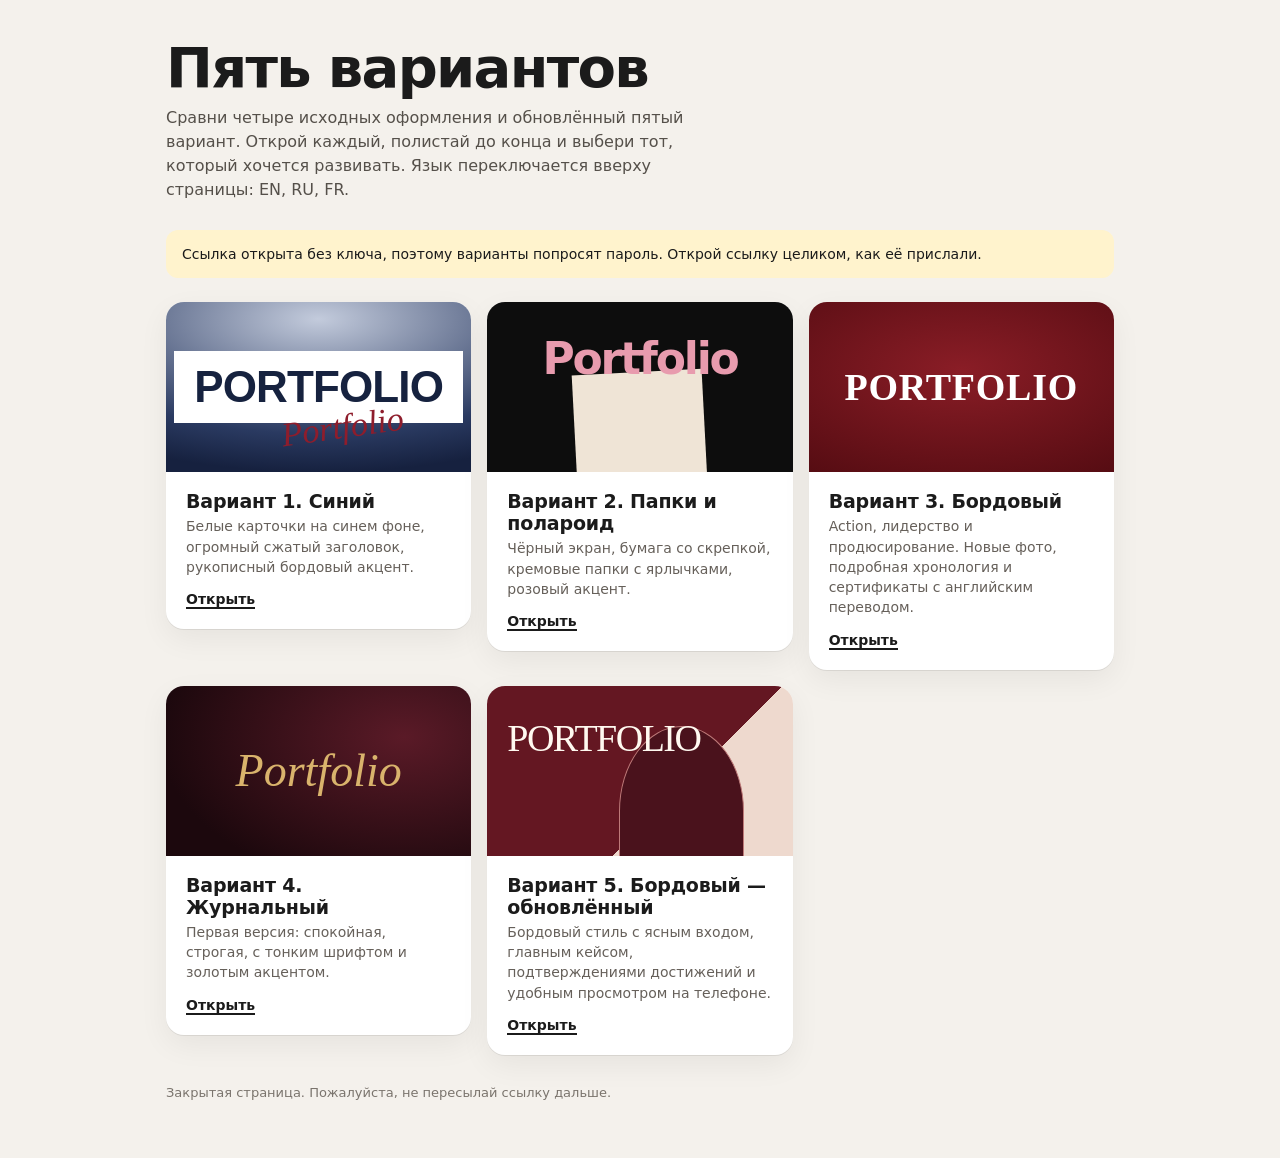
<file: index.html>
<!doctype html>
<html lang="ru">
<head>
<meta charset="utf-8">
<meta name="viewport" content="width=device-width, initial-scale=1">
<meta name="robots" content="noindex, nofollow, noarchive">
<meta name="referrer" content="no-referrer">
<title>Пять вариантов</title>
<style>
  *{box-sizing:border-box}
  body{margin:0;font-family:system-ui,-apple-system,"Segoe UI",sans-serif;background:#f4f1ec;color:#1b1b1b;-webkit-font-smoothing:antialiased}
  main{max-width:980px;margin:0 auto;padding:40px 16px 56px}
  h1{font-size:clamp(34px,8vw,56px);line-height:1;letter-spacing:-.03em;margin:0 0 10px}
  p.lead{margin:0 0 28px;font-size:16px;line-height:1.5;color:#55504a;max-width:560px}
  ul{list-style:none;margin:0;padding:0;display:grid;grid-template-columns:repeat(auto-fit,minmax(260px,1fr));gap:16px}
  a{display:block;text-decoration:none;color:inherit;border-radius:18px;overflow:hidden;background:#fff;box-shadow:0 1px 0 rgba(0,0,0,.08),0 10px 30px rgba(0,0,0,.06);transition:transform .2s}
  a:hover{transform:translateY(-3px)}
  .pv{height:170px;display:grid;place-items:center;position:relative;overflow:hidden}
  .pv b{font-size:44px;line-height:1}
  .v1 .pv{background:radial-gradient(120% 90% at 50% 10%,#c3cbdc,#2a3a61 75%,#16213f)}
  .v1 .pv b{background:#fff;color:#16223f;padding:14px 20px;font-family:"Arial Narrow",Impact,sans-serif;font-weight:900;letter-spacing:-.02em;text-transform:uppercase}
  .v1 .pv i{position:absolute;right:22%;bottom:26px;font:italic 34px Georgia,serif;color:#8e1d2c;transform:rotate(-8deg)}
  .v2 .pv{background:#0d0d0d}
  .v2 .pv b{color:#e89bae;font-weight:800;letter-spacing:-.05em;position:relative;z-index:2;margin-top:-56px}
  .v2 .pv i{position:absolute;left:50%;top:70px;width:130px;height:130px;margin-left:-65px;background:#efe4d6;transform:rotate(-3deg)}
  .v3 .pv{background:radial-gradient(90% 80% at 50% 40%,#8a1d26,#520b11)}
  .v3 .pv b{color:#fff;font-family:Georgia,"Times New Roman",serif;text-transform:uppercase;letter-spacing:.02em;font-size:38px}
  .v4 .pv{background:radial-gradient(80% 90% at 78% 30%,#5a1a27,#1c080d)}
  .v4 .pv b{color:#d9b36c;font:italic 400 46px Georgia,serif}
  .v5 .pv{background:linear-gradient(135deg,#641722 0 62%,#eed9ce 62%)}
  .v5 .pv b{font:400 38px Georgia,serif;color:#fff9f0;text-transform:uppercase;letter-spacing:-.04em;position:absolute;top:30px;left:20px;z-index:2}
  .v5 .pv i{position:absolute;right:16%;bottom:-40px;width:125px;height:170px;border-radius:55% 55% 0 0;background:#4a121c;border:1px solid #be7a79}
  .tx{padding:18px 20px 20px}
  .tx strong{display:block;font-size:19px;letter-spacing:-.01em}
  .tx span{display:block;margin-top:4px;font-size:14px;line-height:1.45;color:#66605a}
  .tx em{display:inline-block;margin-top:14px;font-style:normal;font-weight:700;font-size:14px;border-bottom:2px solid currentColor}
  #warn{display:none;margin:0 0 24px;padding:14px 16px;border-radius:12px;background:#fff3cd;font-size:14px;line-height:1.45}
  footer{margin-top:28px;font-size:13px;color:#7a746d;line-height:1.5}
</style>
</head>
<body>
<main>
  <h1>Пять вариантов</h1>
  <p class="lead">Сравни четыре исходных оформления и обновлённый пятый вариант. Открой каждый, полистай до конца и выбери тот, который хочется развивать. Язык переключается вверху страницы: EN, RU, FR.</p>
  <p id="warn">Ссылка открыта без ключа, поэтому варианты попросят пароль. Открой ссылку целиком, как её прислали.</p>
  <ul>
    <li class="v1"><a data-v="navy" href="navy/"><div class="pv"><b>Portfolio</b><i>Portfolio</i></div><div class="tx"><strong>Вариант 1. Синий</strong><span>Белые карточки на синем фоне, огромный сжатый заголовок, рукописный бордовый акцент.</span><em>Открыть</em></div></a></li>
    <li class="v2"><a data-v="folder" href="folder/"><div class="pv"><i></i><b>Portfolio</b></div><div class="tx"><strong>Вариант 2. Папки и полароид</strong><span>Чёрный экран, бумага со скрепкой, кремовые папки с ярлычками, розовый акцент.</span><em>Открыть</em></div></a></li>
    <li class="v3"><a data-v="wine" data-rev="20261003b" href="wine/?v=20261003b"><div class="pv"><b>Portfolio</b></div><div class="tx"><strong>Вариант 3. Бордовый</strong><span>Action, лидерство и продюсирование. Новые фото, подробная хронология и сертификаты с английским переводом.</span><em>Открыть</em></div></a></li>
    <li class="v4"><a data-v="classic" href="classic/"><div class="pv"><b>Portfolio</b></div><div class="tx"><strong>Вариант 4. Журнальный</strong><span>Первая версия: спокойная, строгая, с тонким шрифтом и золотым акцентом.</span><em>Открыть</em></div></a></li>
    <li class="v5"><a data-v="wine-refined" href="wine-refined/"><div class="pv"><b>Portfolio</b><i aria-hidden="true"></i></div><div class="tx"><strong>Вариант 5. Бордовый — обновлённый</strong><span>Бордовый стиль с ясным входом, главным кейсом, подтверждениями достижений и удобным просмотром на телефоне.</span><em>Открыть</em></div></a></li>
  </ul>
  <footer>Закрытая страница. Пожалуйста, не пересылай ссылку дальше.</footer>
</main>
<script>
  (function () {
    var m = /[#&]k=([A-Za-z0-9_-]+)/.exec(location.hash), saved = null;
    try { saved = localStorage.getItem('mb-key'); } catch (e) {}
    var key = (m && m[1]) || saved;
    if (!key) { document.getElementById('warn').style.display = 'block'; return; }
    [].forEach.call(document.querySelectorAll('a[data-v]'), function (a) { a.href = a.getAttribute('data-v') + '/' + (a.dataset.rev ? '?v=' + a.dataset.rev : '') + '#k=' + key; });
  })();
</script>
</body>
</html>
</file>
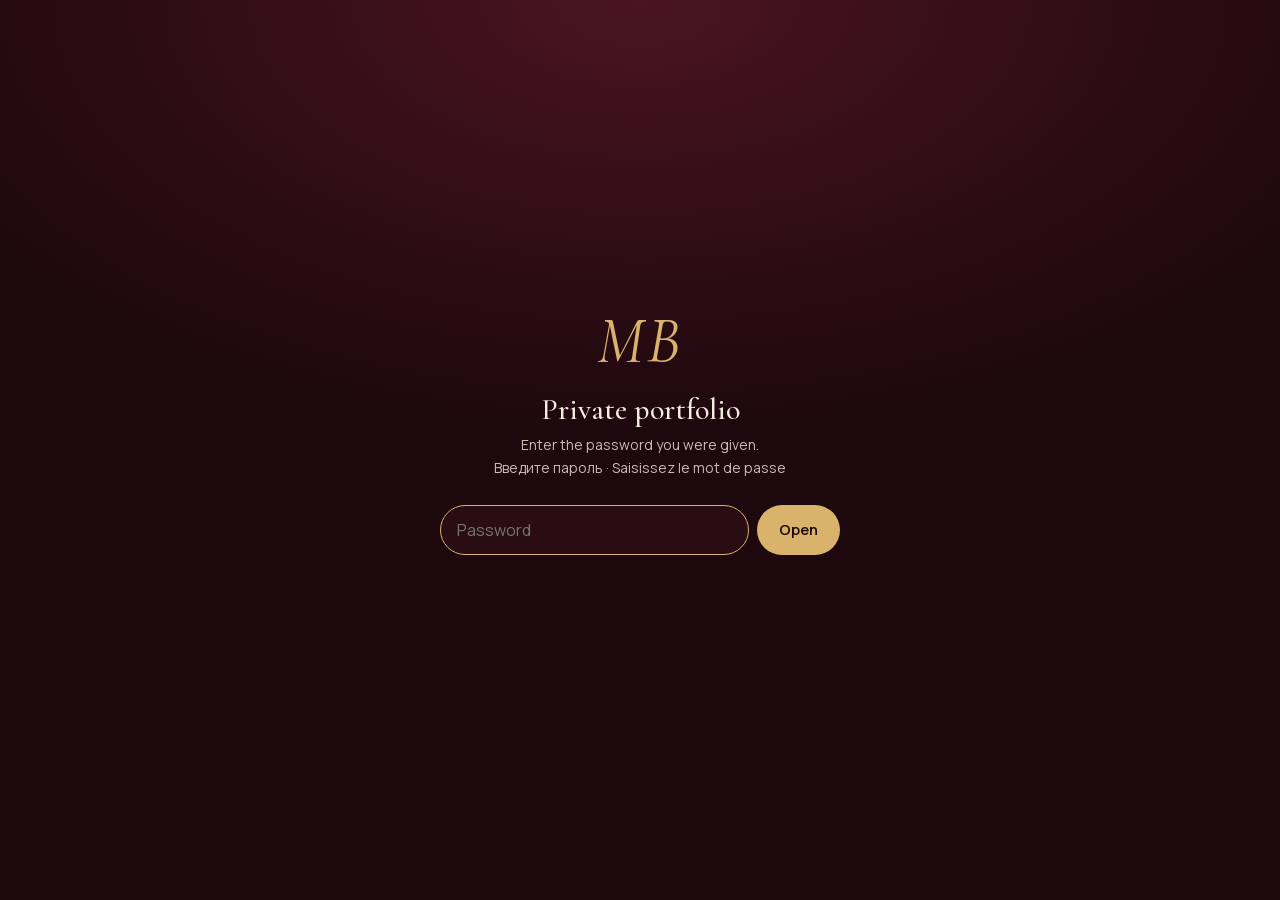
<file: classic/index.html>
<!doctype html>
<html lang="en">
<head>
<meta charset="utf-8">
<meta name="viewport" content="width=device-width, initial-scale=1">
<meta name="robots" content="noindex, nofollow, noarchive, nosnippet, noimageindex">
<meta name="googlebot" content="noindex, nofollow">
<meta name="yandex" content="none">
<meta name="referrer" content="no-referrer">
<meta name="color-scheme" content="dark light">
<title>Private page</title>
<link rel="icon" href="data:image/svg+xml,%3Csvg xmlns='http://www.w3.org/2000/svg' viewBox='0 0 32 32'%3E%3Crect width='32' height='32' rx='7' fill='%23401019'/%3E%3Ctext x='16' y='22' font-family='Georgia,serif' font-size='15' fill='%23f4ece1' text-anchor='middle'%3EMB%3C/text%3E%3C/svg%3E">
<link rel="stylesheet" href="fonts/fonts.css">
<style>
  html,body{margin:0;height:100%}
  body{background:#1c080d;color:#f4ece1;font-family:Manrope,system-ui,sans-serif;-webkit-font-smoothing:antialiased}
  #gate{min-height:100%;display:grid;place-items:center;padding:24px;box-sizing:border-box;
    background:radial-gradient(90% 70% at 50% 0%,#4a1420 0%,#1c080d 70%)}
  #gate[hidden]{display:none}
  .gate-card{width:100%;max-width:400px;text-align:center}
  .gate-mark{font-family:"Cormorant Garamond",Georgia,serif;font-size:64px;line-height:1;letter-spacing:.04em;font-style:italic;color:#d9b36c}
  .gate-title{font-family:"Cormorant Garamond",Georgia,serif;font-size:30px;font-weight:500;margin:18px 0 6px}
  .gate-sub{font-size:14px;line-height:1.6;color:#cdb9b3;margin:0 0 26px}
  .gate-form{display:flex;gap:8px}
  .gate-form input{flex:1;min-width:0;font:inherit;font-size:16px;padding:13px 16px;border-radius:999px;border:1px solid #6d3a44;background:#2a0d14;color:#f4ece1;outline:none}
  .gate-form input:focus{border-color:#d9b36c}
  .gate-form button{font:inherit;font-weight:600;font-size:15px;padding:13px 22px;border-radius:999px;border:0;background:#d9b36c;color:#1c080d;cursor:pointer}
  .gate-form button:disabled{opacity:.6;cursor:progress}
  .gate-msg{min-height:22px;margin-top:14px;font-size:14px;color:#f0a39a}
  .gate-load{font-size:14px;color:#cdb9b3;letter-spacing:.08em;text-transform:uppercase}
</style>
</head>
<body>
<div id="gate">
  <div class="gate-card">
    <div class="gate-mark" aria-hidden="true">MB</div>
    <div id="gate-loading" class="gate-load" hidden>Opening…</div>
    <div id="gate-ask" hidden>
      <h1 class="gate-title">Private portfolio</h1>
      <p class="gate-sub">Enter the password you were given.<br>Введите пароль · Saisissez le mot de passe</p>
      <form class="gate-form" id="gate-form" autocomplete="off">
        <input id="gate-pass" type="password" aria-label="Password" placeholder="Password" required>
        <button id="gate-btn" type="submit">Open</button>
      </form>
      <div class="gate-msg" id="gate-msg" role="alert"></div>
    </div>
    <noscript><p class="gate-sub">This page needs JavaScript to open.</p></noscript>
  </div>
</div>
<div id="app" hidden></div>
<script type="application/json" id="cfg">{"salt": "X0tYiWNZcPKLI39uhx8sEQ==", "iter": 600000, "wrapped": "/el9EfR3Q13PtUxzmG9zaEfbI43mnM/Z2++HggvPuXIQz1xmq1i0/Ooj4bgZzNfywYPvdP2mSs1tMsaD"}</script>
<script src="boot.js"></script>
</body>
</html>
</file>
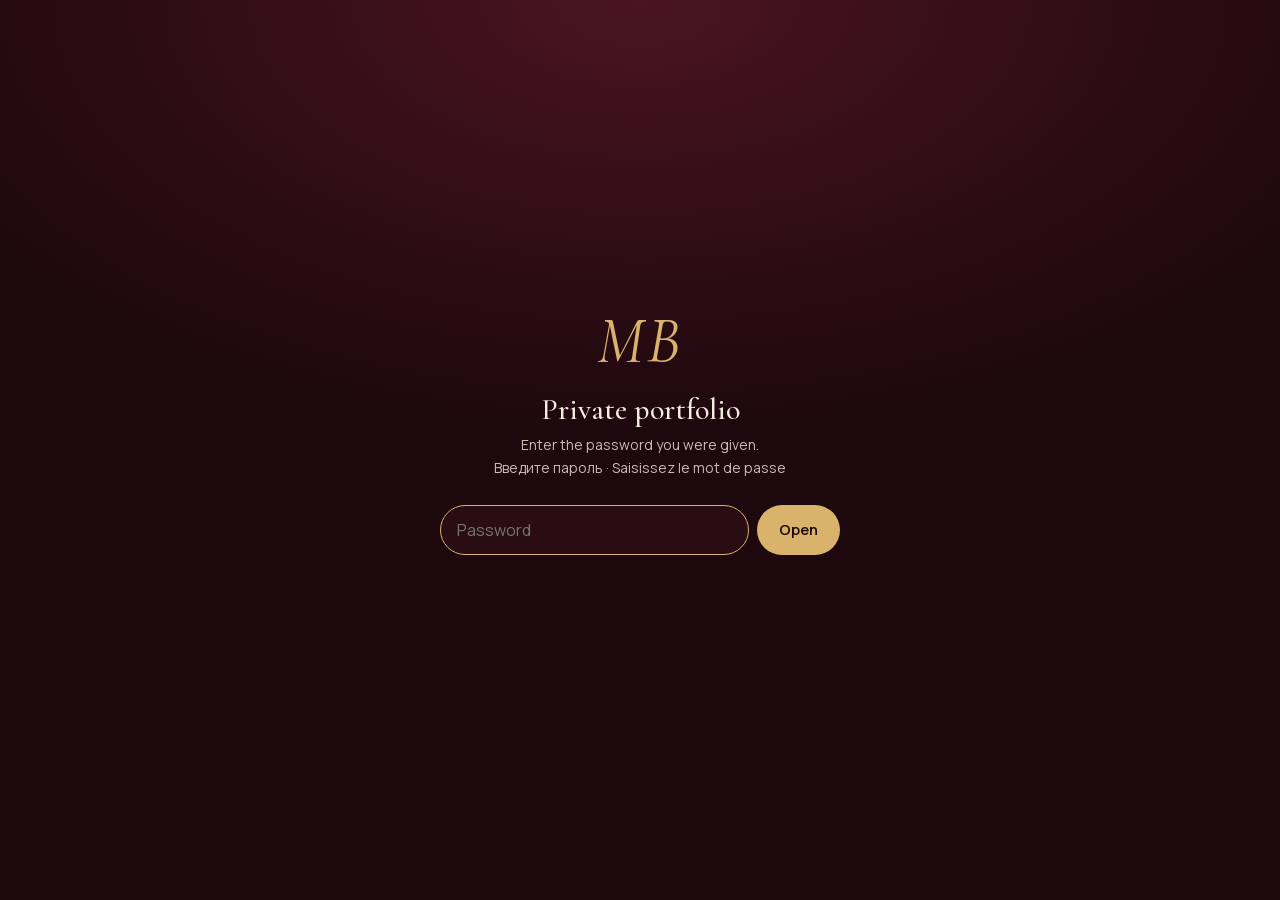
<file: folder/index.html>
<!doctype html>
<html lang="en">
<head>
<meta charset="utf-8">
<meta name="viewport" content="width=device-width, initial-scale=1">
<meta name="robots" content="noindex, nofollow, noarchive, nosnippet, noimageindex">
<meta name="googlebot" content="noindex, nofollow">
<meta name="yandex" content="none">
<meta name="referrer" content="no-referrer">
<meta name="color-scheme" content="dark light">
<title>Private page</title>
<link rel="icon" href="data:image/svg+xml,%3Csvg xmlns='http://www.w3.org/2000/svg' viewBox='0 0 32 32'%3E%3Crect width='32' height='32' rx='7' fill='%23401019'/%3E%3Ctext x='16' y='22' font-family='Georgia,serif' font-size='15' fill='%23f4ece1' text-anchor='middle'%3EMB%3C/text%3E%3C/svg%3E">
<link rel="stylesheet" href="fonts/fonts.css">
<style>
  html,body{margin:0;height:100%}
  body{background:#1c080d;color:#f4ece1;font-family:Manrope,system-ui,sans-serif;-webkit-font-smoothing:antialiased}
  #gate{min-height:100%;display:grid;place-items:center;padding:24px;box-sizing:border-box;
    background:radial-gradient(90% 70% at 50% 0%,#4a1420 0%,#1c080d 70%)}
  #gate[hidden]{display:none}
  .gate-card{width:100%;max-width:400px;text-align:center}
  .gate-mark{font-family:"Cormorant Garamond",Georgia,serif;font-size:64px;line-height:1;letter-spacing:.04em;font-style:italic;color:#d9b36c}
  .gate-title{font-family:"Cormorant Garamond",Georgia,serif;font-size:30px;font-weight:500;margin:18px 0 6px}
  .gate-sub{font-size:14px;line-height:1.6;color:#cdb9b3;margin:0 0 26px}
  .gate-form{display:flex;gap:8px}
  .gate-form input{flex:1;min-width:0;font:inherit;font-size:16px;padding:13px 16px;border-radius:999px;border:1px solid #6d3a44;background:#2a0d14;color:#f4ece1;outline:none}
  .gate-form input:focus{border-color:#d9b36c}
  .gate-form button{font:inherit;font-weight:600;font-size:15px;padding:13px 22px;border-radius:999px;border:0;background:#d9b36c;color:#1c080d;cursor:pointer}
  .gate-form button:disabled{opacity:.6;cursor:progress}
  .gate-msg{min-height:22px;margin-top:14px;font-size:14px;color:#f0a39a}
  .gate-load{font-size:14px;color:#cdb9b3;letter-spacing:.08em;text-transform:uppercase}
</style>
</head>
<body>
<div id="gate">
  <div class="gate-card">
    <div class="gate-mark" aria-hidden="true">MB</div>
    <div id="gate-loading" class="gate-load" hidden>Opening…</div>
    <div id="gate-ask" hidden>
      <h1 class="gate-title">Private portfolio</h1>
      <p class="gate-sub">Enter the password you were given.<br>Введите пароль · Saisissez le mot de passe</p>
      <form class="gate-form" id="gate-form" autocomplete="off">
        <input id="gate-pass" type="password" aria-label="Password" placeholder="Password" required>
        <button id="gate-btn" type="submit">Open</button>
      </form>
      <div class="gate-msg" id="gate-msg" role="alert"></div>
    </div>
    <noscript><p class="gate-sub">This page needs JavaScript to open.</p></noscript>
  </div>
</div>
<div id="app" hidden></div>
<script type="application/json" id="cfg">{"salt": "fVilLq6RRo9TtRYynySUgw==", "iter": 600000, "wrapped": "wpndymUrYQTZVGBQEo/4B8QXHLBlon+hqv+ON0r+u5E0bOWmocCdGmUmSqfpd5U4TzYkd7wBRqx9+pEo"}</script>
<script src="boot.js"></script>
</body>
</html>
</file>
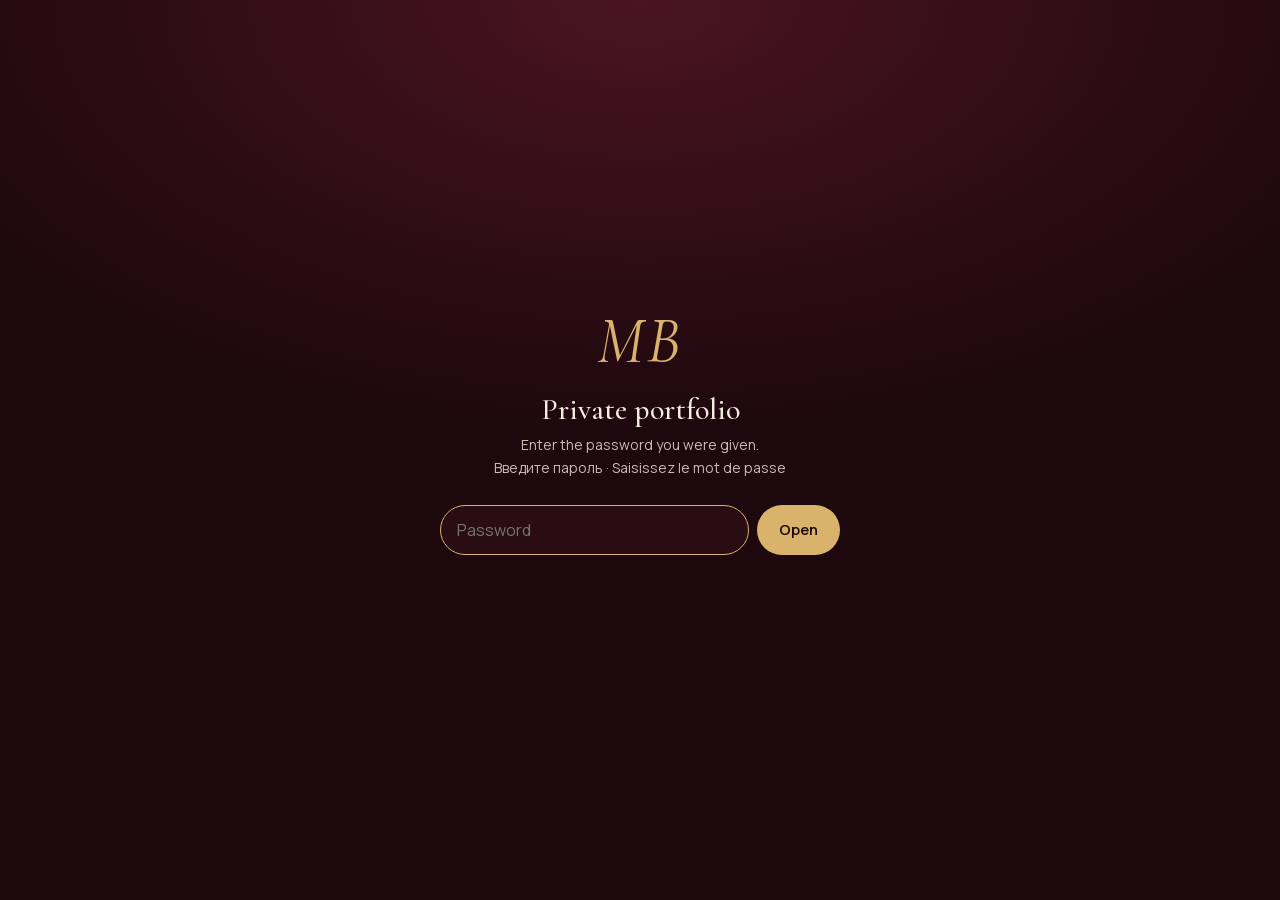
<file: navy/index.html>
<!doctype html>
<html lang="en">
<head>
<meta charset="utf-8">
<meta name="viewport" content="width=device-width, initial-scale=1">
<meta name="robots" content="noindex, nofollow, noarchive, nosnippet, noimageindex">
<meta name="googlebot" content="noindex, nofollow">
<meta name="yandex" content="none">
<meta name="referrer" content="no-referrer">
<meta name="color-scheme" content="dark light">
<title>Private page</title>
<link rel="icon" href="data:image/svg+xml,%3Csvg xmlns='http://www.w3.org/2000/svg' viewBox='0 0 32 32'%3E%3Crect width='32' height='32' rx='7' fill='%23401019'/%3E%3Ctext x='16' y='22' font-family='Georgia,serif' font-size='15' fill='%23f4ece1' text-anchor='middle'%3EMB%3C/text%3E%3C/svg%3E">
<link rel="stylesheet" href="fonts/fonts.css">
<style>
  html,body{margin:0;height:100%}
  body{background:#1c080d;color:#f4ece1;font-family:Manrope,system-ui,sans-serif;-webkit-font-smoothing:antialiased}
  #gate{min-height:100%;display:grid;place-items:center;padding:24px;box-sizing:border-box;
    background:radial-gradient(90% 70% at 50% 0%,#4a1420 0%,#1c080d 70%)}
  #gate[hidden]{display:none}
  .gate-card{width:100%;max-width:400px;text-align:center}
  .gate-mark{font-family:"Cormorant Garamond",Georgia,serif;font-size:64px;line-height:1;letter-spacing:.04em;font-style:italic;color:#d9b36c}
  .gate-title{font-family:"Cormorant Garamond",Georgia,serif;font-size:30px;font-weight:500;margin:18px 0 6px}
  .gate-sub{font-size:14px;line-height:1.6;color:#cdb9b3;margin:0 0 26px}
  .gate-form{display:flex;gap:8px}
  .gate-form input{flex:1;min-width:0;font:inherit;font-size:16px;padding:13px 16px;border-radius:999px;border:1px solid #6d3a44;background:#2a0d14;color:#f4ece1;outline:none}
  .gate-form input:focus{border-color:#d9b36c}
  .gate-form button{font:inherit;font-weight:600;font-size:15px;padding:13px 22px;border-radius:999px;border:0;background:#d9b36c;color:#1c080d;cursor:pointer}
  .gate-form button:disabled{opacity:.6;cursor:progress}
  .gate-msg{min-height:22px;margin-top:14px;font-size:14px;color:#f0a39a}
  .gate-load{font-size:14px;color:#cdb9b3;letter-spacing:.08em;text-transform:uppercase}
</style>
</head>
<body>
<div id="gate">
  <div class="gate-card">
    <div class="gate-mark" aria-hidden="true">MB</div>
    <div id="gate-loading" class="gate-load" hidden>Opening…</div>
    <div id="gate-ask" hidden>
      <h1 class="gate-title">Private portfolio</h1>
      <p class="gate-sub">Enter the password you were given.<br>Введите пароль · Saisissez le mot de passe</p>
      <form class="gate-form" id="gate-form" autocomplete="off">
        <input id="gate-pass" type="password" aria-label="Password" placeholder="Password" required>
        <button id="gate-btn" type="submit">Open</button>
      </form>
      <div class="gate-msg" id="gate-msg" role="alert"></div>
    </div>
    <noscript><p class="gate-sub">This page needs JavaScript to open.</p></noscript>
  </div>
</div>
<div id="app" hidden></div>
<script type="application/json" id="cfg">{"salt": "kqaqc+op3tA9uG+nccE+Zg==", "iter": 600000, "wrapped": "tvZugS6Z552ONx3D8oPJkcdc7d0XtuLGGKUCzGAP2GsHYCwt5FUsf9meEAQ/VbgtR0pDlXoR4qxQVo0i"}</script>
<script src="boot.js"></script>
</body>
</html>
</file>
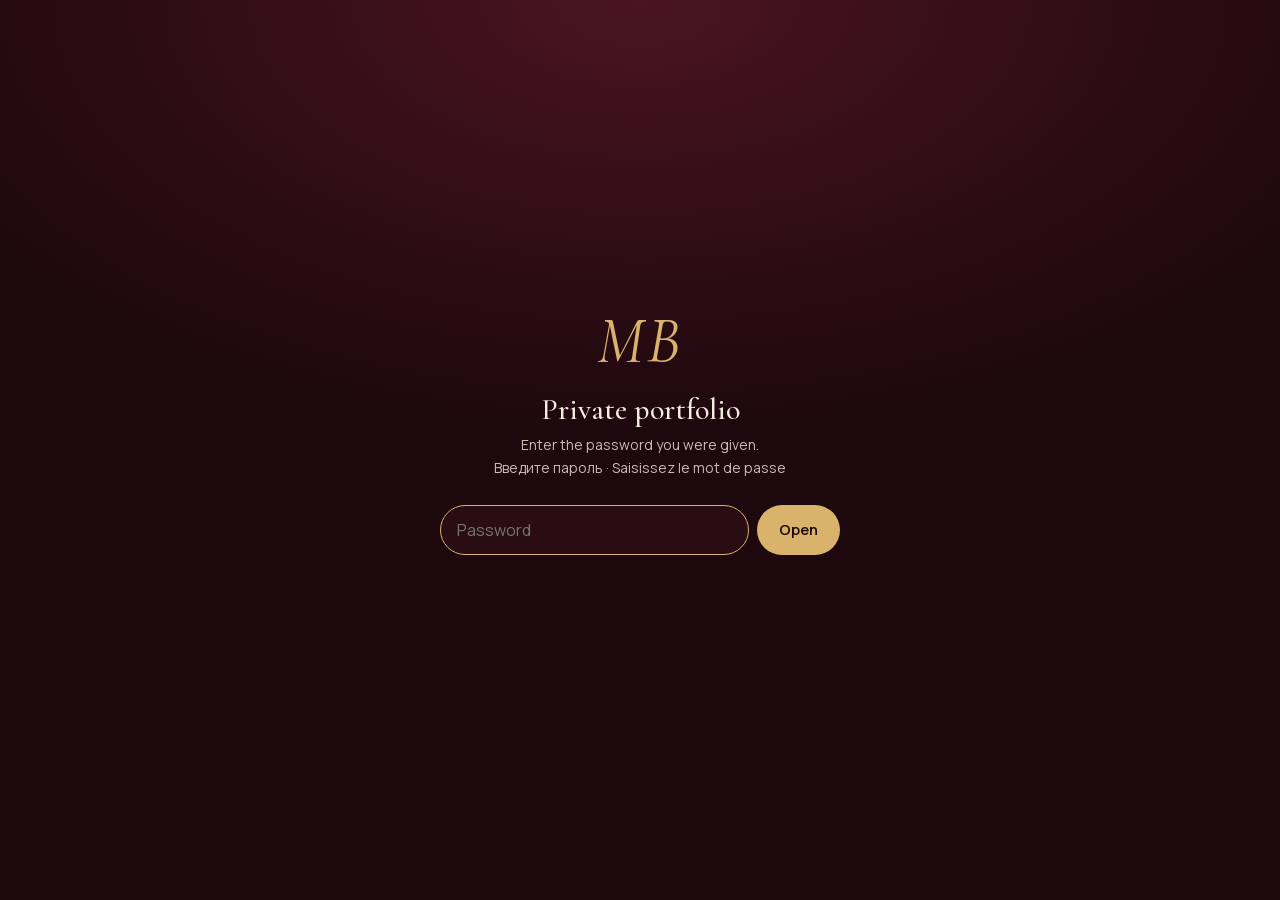
<file: wine-refined/index.html>
<!doctype html>
<html lang="en">
<head>
<meta charset="utf-8">
<meta name="viewport" content="width=device-width, initial-scale=1">
<meta name="robots" content="noindex, nofollow, noarchive, nosnippet, noimageindex">
<meta name="googlebot" content="noindex, nofollow">
<meta name="yandex" content="none">
<meta name="referrer" content="no-referrer">
<meta name="color-scheme" content="dark light">
<title>Private page</title>
<link rel="icon" href="data:image/svg+xml,%3Csvg xmlns='http://www.w3.org/2000/svg' viewBox='0 0 32 32'%3E%3Crect width='32' height='32' rx='7' fill='%23401019'/%3E%3Ctext x='16' y='22' font-family='Georgia,serif' font-size='15' fill='%23f4ece1' text-anchor='middle'%3EMB%3C/text%3E%3C/svg%3E">
<link rel="stylesheet" href="fonts/fonts.css">
<style>
  html,body{margin:0;height:100%}
  body{background:#1c080d;color:#f4ece1;font-family:Manrope,system-ui,sans-serif;-webkit-font-smoothing:antialiased}
  #gate{min-height:100%;display:grid;place-items:center;padding:24px;box-sizing:border-box;
    background:radial-gradient(90% 70% at 50% 0%,#4a1420 0%,#1c080d 70%)}
  #gate[hidden]{display:none}
  .gate-card{width:100%;max-width:400px;text-align:center}
  .gate-mark{font-family:"Cormorant Garamond",Georgia,serif;font-size:64px;line-height:1;letter-spacing:.04em;font-style:italic;color:#d9b36c}
  .gate-title{font-family:"Cormorant Garamond",Georgia,serif;font-size:30px;font-weight:500;margin:18px 0 6px}
  .gate-sub{font-size:14px;line-height:1.6;color:#cdb9b3;margin:0 0 26px}
  .gate-form{display:flex;gap:8px}
  .gate-form input{flex:1;min-width:0;font:inherit;font-size:16px;padding:13px 16px;border-radius:999px;border:1px solid #6d3a44;background:#2a0d14;color:#f4ece1;outline:none}
  .gate-form input:focus{border-color:#d9b36c}
  .gate-form button{font:inherit;font-weight:600;font-size:15px;padding:13px 22px;border-radius:999px;border:0;background:#d9b36c;color:#1c080d;cursor:pointer}
  .gate-form button:disabled{opacity:.6;cursor:progress}
  .gate-msg{min-height:22px;margin-top:14px;font-size:14px;color:#f0a39a}
  .gate-load{font-size:14px;color:#cdb9b3;letter-spacing:.08em;text-transform:uppercase}
</style>
</head>
<body>
<div id="gate">
  <div class="gate-card">
    <div class="gate-mark" aria-hidden="true">MB</div>
    <div id="gate-loading" class="gate-load" hidden>Opening…</div>
    <div id="gate-ask" hidden>
      <h1 class="gate-title">Private portfolio</h1>
      <p class="gate-sub">Enter the password you were given.<br>Введите пароль · Saisissez le mot de passe</p>
      <form class="gate-form" id="gate-form" autocomplete="off">
        <input id="gate-pass" type="password" aria-label="Password" placeholder="Password" required>
        <button id="gate-btn" type="submit">Open</button>
      </form>
      <div class="gate-msg" id="gate-msg" role="alert"></div>
    </div>
    <noscript><p class="gate-sub">This page needs JavaScript to open.</p></noscript>
  </div>
</div>
<div id="app" hidden></div>
<script type="application/json" id="cfg">{"salt":"tIBjCAZYJYX5kL5WDY48HQ==","iter":600000,"wrapped":"TKUbxxNQaOjFpg5jMfXd5aO+bh+9x+DmgKFnpwLjGgbjf+HB/MfGOfv7w6MmyAqKiXanpB3XCLZDrcii"}</script>
<script src="boot.js"></script>
</body>
</html>
</file>
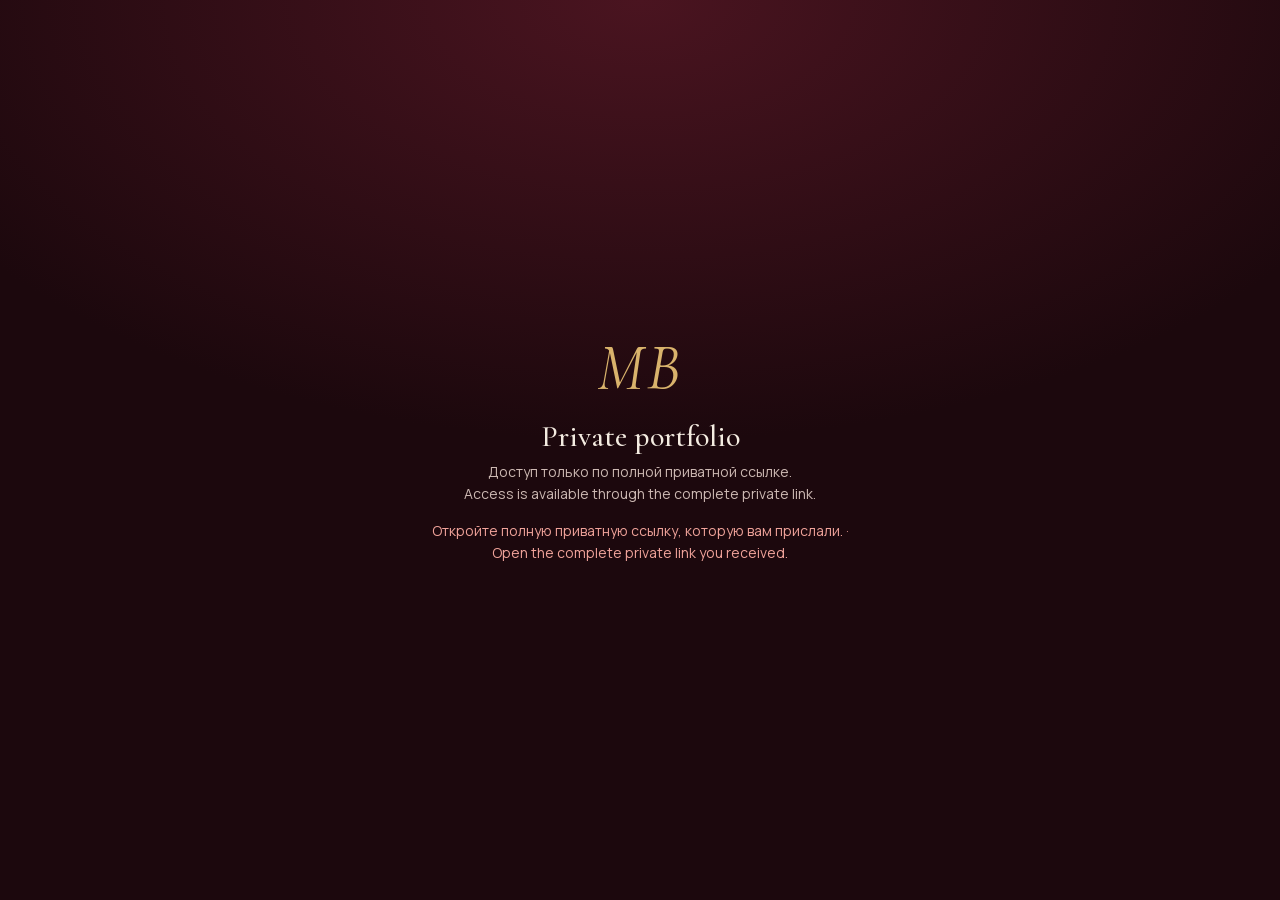
<file: wine/index.html>
<!doctype html>
<html lang="en">
<head>
<meta charset="utf-8">
<meta name="viewport" content="width=device-width, initial-scale=1">
<meta name="robots" content="noindex, nofollow, noarchive, nosnippet, noimageindex">
<meta name="googlebot" content="noindex, nofollow">
<meta name="yandex" content="none">
<meta name="referrer" content="no-referrer">
<meta name="color-scheme" content="dark light">
<title>Private page</title>
<link rel="icon" href="data:image/svg+xml,%3Csvg xmlns='http://www.w3.org/2000/svg' viewBox='0 0 32 32'%3E%3Crect width='32' height='32' rx='7' fill='%23401019'/%3E%3Ctext x='16' y='22' font-family='Georgia,serif' font-size='15' fill='%23f4ece1' text-anchor='middle'%3EMB%3C/text%3E%3C/svg%3E">
<link rel="stylesheet" href="fonts/fonts.css">
<style>
  html,body{margin:0;height:100%}
  body{background:#1c080d;color:#f4ece1;font-family:Manrope,system-ui,sans-serif;-webkit-font-smoothing:antialiased}
  #gate{min-height:100%;display:grid;place-items:center;padding:24px;box-sizing:border-box;background:radial-gradient(90% 70% at 50% 0%,#4a1420 0%,#1c080d 70%)}
  #gate[hidden]{display:none}
  .gate-card{width:100%;max-width:440px;text-align:center}
  .gate-mark{font-family:"Cormorant Garamond",Georgia,serif;font-size:64px;line-height:1;letter-spacing:.04em;font-style:italic;color:#d9b36c}
  .gate-title{font-family:"Cormorant Garamond",Georgia,serif;font-size:30px;font-weight:500;margin:18px 0 6px;outline:0}
  .gate-sub{font-size:14px;line-height:1.6;color:#cdb9b3;margin:0}
  .gate-msg{min-height:22px;margin-top:14px;font-size:14px;line-height:1.6;color:#f0a39a}
  .gate-load{font-size:14px;color:#cdb9b3;letter-spacing:.08em;text-transform:uppercase}
</style>
</head>
<body>
<div id="gate">
  <div class="gate-card">
    <div class="gate-mark" aria-hidden="true">MB</div>
    <div id="gate-loading" class="gate-load" hidden>Opening…</div>
    <div id="gate-ask" hidden>
      <h1 class="gate-title" id="gate-title" tabindex="-1">Private portfolio</h1>
      <p class="gate-sub">Доступ только по полной приватной ссылке.<br>Access is available through the complete private link.</p>
      <div class="gate-msg" id="gate-msg" role="alert"></div>
    </div>
    <noscript><p class="gate-sub">This page needs JavaScript to open.</p></noscript>
  </div>
</div>
<div id="app" hidden></div>
<script type="application/json" id="cfg">{}</script>
<script src="boot.js?v=20261003b"></script>
</body>
</html>
</file>
<file: classic/fonts/fonts.css>
@font-face {
  font-family: 'Cormorant Garamond';
  font-style: italic;
  font-weight: 400 700;
  font-display: swap;
  src: url(cormorantgaramond-italic-cyrillic.woff2) format('woff2');
  unicode-range: U+0301, U+0400-045F, U+0490-0491, U+04B0-04B1, U+2116;
}
@font-face {
  font-family: 'Cormorant Garamond';
  font-style: italic;
  font-weight: 400 700;
  font-display: swap;
  src: url(cormorantgaramond-italic-latin-ext.woff2) format('woff2');
  unicode-range: U+0100-02BA, U+02BD-02C5, U+02C7-02CC, U+02CE-02D7, U+02DD-02FF, U+0304, U+0308, U+0329, U+1D00-1DBF, U+1E00-1E9F, U+1EF2-1EFF, U+2020, U+20A0-20AB, U+20AD-20C0, U+2113, U+2C60-2C7F, U+A720-A7FF;
}
@font-face {
  font-family: 'Cormorant Garamond';
  font-style: italic;
  font-weight: 400 700;
  font-display: swap;
  src: url(cormorantgaramond-italic-latin.woff2) format('woff2');
  unicode-range: U+0000-00FF, U+0131, U+0152-0153, U+02BB-02BC, U+02C6, U+02DA, U+02DC, U+0304, U+0308, U+0329, U+2000-206F, U+20AC, U+2122, U+2191, U+2193, U+2212, U+2215, U+FEFF, U+FFFD;
}
@font-face {
  font-family: 'Cormorant Garamond';
  font-style: normal;
  font-weight: 400 700;
  font-display: swap;
  src: url(cormorantgaramond-normal-cyrillic.woff2) format('woff2');
  unicode-range: U+0301, U+0400-045F, U+0490-0491, U+04B0-04B1, U+2116;
}
@font-face {
  font-family: 'Cormorant Garamond';
  font-style: normal;
  font-weight: 400 700;
  font-display: swap;
  src: url(cormorantgaramond-normal-latin-ext.woff2) format('woff2');
  unicode-range: U+0100-02BA, U+02BD-02C5, U+02C7-02CC, U+02CE-02D7, U+02DD-02FF, U+0304, U+0308, U+0329, U+1D00-1DBF, U+1E00-1E9F, U+1EF2-1EFF, U+2020, U+20A0-20AB, U+20AD-20C0, U+2113, U+2C60-2C7F, U+A720-A7FF;
}
@font-face {
  font-family: 'Cormorant Garamond';
  font-style: normal;
  font-weight: 400 700;
  font-display: swap;
  src: url(cormorantgaramond-normal-latin.woff2) format('woff2');
  unicode-range: U+0000-00FF, U+0131, U+0152-0153, U+02BB-02BC, U+02C6, U+02DA, U+02DC, U+0304, U+0308, U+0329, U+2000-206F, U+20AC, U+2122, U+2191, U+2193, U+2212, U+2215, U+FEFF, U+FFFD;
}
@font-face {
  font-family: 'Manrope';
  font-style: normal;
  font-weight: 300 800;
  font-display: swap;
  src: url(manrope-normal-cyrillic.woff2) format('woff2');
  unicode-range: U+0301, U+0400-045F, U+0490-0491, U+04B0-04B1, U+2116;
}
@font-face {
  font-family: 'Manrope';
  font-style: normal;
  font-weight: 300 800;
  font-display: swap;
  src: url(manrope-normal-latin-ext.woff2) format('woff2');
  unicode-range: U+0100-02BA, U+02BD-02C5, U+02C7-02CC, U+02CE-02D7, U+02DD-02FF, U+0304, U+0308, U+0329, U+1D00-1DBF, U+1E00-1E9F, U+1EF2-1EFF, U+2020, U+20A0-20AB, U+20AD-20C0, U+2113, U+2C60-2C7F, U+A720-A7FF;
}
@font-face {
  font-family: 'Manrope';
  font-style: normal;
  font-weight: 300 800;
  font-display: swap;
  src: url(manrope-normal-latin.woff2) format('woff2');
  unicode-range: U+0000-00FF, U+0131, U+0152-0153, U+02BB-02BC, U+02C6, U+02DA, U+02DC, U+0304, U+0308, U+0329, U+2000-206F, U+20AC, U+2122, U+2191, U+2193, U+2212, U+2215, U+FEFF, U+FFFD;
}
@font-face {
  font-family: 'Great Vibes';
  font-style: normal;
  font-weight: 400;
  font-display: swap;
  src: url(greatvibes-normal-cyrillic.woff2) format('woff2');
  unicode-range: U+0301, U+0400-045F, U+0490-0491, U+04B0-04B1, U+2116;
}
@font-face {
  font-family: 'Great Vibes';
  font-style: normal;
  font-weight: 400;
  font-display: swap;
  src: url(greatvibes-normal-latin-ext.woff2) format('woff2');
  unicode-range: U+0100-02BA, U+02BD-02C5, U+02C7-02CC, U+02CE-02D7, U+02DD-02FF, U+0304, U+0308, U+0329, U+1D00-1DBF, U+1E00-1E9F, U+1EF2-1EFF, U+2020, U+20A0-20AB, U+20AD-20C0, U+2113, U+2C60-2C7F, U+A720-A7FF;
}
@font-face {
  font-family: 'Great Vibes';
  font-style: normal;
  font-weight: 400;
  font-display: swap;
  src: url(greatvibes-normal-latin.woff2) format('woff2');
  unicode-range: U+0000-00FF, U+0131, U+0152-0153, U+02BB-02BC, U+02C6, U+02DA, U+02DC, U+0304, U+0308, U+0329, U+2000-206F, U+20AC, U+2122, U+2191, U+2193, U+2212, U+2215, U+FEFF, U+FFFD;
}
@font-face {
  font-family: 'Inter Tight';
  font-style: normal;
  font-weight: 400 800;
  font-display: swap;
  src: url(intertight-normal-cyrillic.woff2) format('woff2');
  unicode-range: U+0301, U+0400-045F, U+0490-0491, U+04B0-04B1, U+2116;
}
@font-face {
  font-family: 'Inter Tight';
  font-style: normal;
  font-weight: 400 800;
  font-display: swap;
  src: url(intertight-normal-latin-ext.woff2) format('woff2');
  unicode-range: U+0100-02BA, U+02BD-02C5, U+02C7-02CC, U+02CE-02D7, U+02DD-02FF, U+0304, U+0308, U+0329, U+1D00-1DBF, U+1E00-1E9F, U+1EF2-1EFF, U+2020, U+20A0-20AB, U+20AD-20C0, U+2113, U+2C60-2C7F, U+A720-A7FF;
}
@font-face {
  font-family: 'Inter Tight';
  font-style: normal;
  font-weight: 400 800;
  font-display: swap;
  src: url(intertight-normal-latin.woff2) format('woff2');
  unicode-range: U+0000-00FF, U+0131, U+0152-0153, U+02BB-02BC, U+02C6, U+02DA, U+02DC, U+0304, U+0308, U+0329, U+2000-206F, U+20AC, U+2122, U+2191, U+2193, U+2212, U+2215, U+FEFF, U+FFFD;
}
@font-face {
  font-family: 'PT Mono';
  font-style: normal;
  font-weight: 400;
  font-display: swap;
  src: url(ptmono-normal-cyrillic.woff2) format('woff2');
  unicode-range: U+0301, U+0400-045F, U+0490-0491, U+04B0-04B1, U+2116;
}
@font-face {
  font-family: 'PT Mono';
  font-style: normal;
  font-weight: 400;
  font-display: swap;
  src: url(ptmono-normal-latin-ext.woff2) format('woff2');
  unicode-range: U+0100-02BA, U+02BD-02C5, U+02C7-02CC, U+02CE-02D7, U+02DD-02FF, U+0304, U+0308, U+0329, U+1D00-1DBF, U+1E00-1E9F, U+1EF2-1EFF, U+2020, U+20A0-20AB, U+20AD-20C0, U+2113, U+2C60-2C7F, U+A720-A7FF;
}
@font-face {
  font-family: 'PT Mono';
  font-style: normal;
  font-weight: 400;
  font-display: swap;
  src: url(ptmono-normal-latin.woff2) format('woff2');
  unicode-range: U+0000-00FF, U+0131, U+0152-0153, U+02BB-02BC, U+02C6, U+02DA, U+02DC, U+0304, U+0308, U+0329, U+2000-206F, U+20AC, U+2122, U+2191, U+2193, U+2212, U+2215, U+FEFF, U+FFFD;
}
@font-face {
  font-family: 'Sofia Sans Extra Condensed';
  font-style: normal;
  font-weight: 400 900;
  font-display: swap;
  src: url(sofiasansextracondensed-normal-cyrillic.woff2) format('woff2');
  unicode-range: U+0301, U+0400-045F, U+0490-0491, U+04B0-04B1, U+2116;
}
@font-face {
  font-family: 'Sofia Sans Extra Condensed';
  font-style: normal;
  font-weight: 400 900;
  font-display: swap;
  src: url(sofiasansextracondensed-normal-latin-ext.woff2) format('woff2');
  unicode-range: U+0100-02BA, U+02BD-02C5, U+02C7-02CC, U+02CE-02D7, U+02DD-02FF, U+0304, U+0308, U+0329, U+1D00-1DBF, U+1E00-1E9F, U+1EF2-1EFF, U+2020, U+20A0-20AB, U+20AD-20C0, U+2113, U+2C60-2C7F, U+A720-A7FF;
}
@font-face {
  font-family: 'Sofia Sans Extra Condensed';
  font-style: normal;
  font-weight: 400 900;
  font-display: swap;
  src: url(sofiasansextracondensed-normal-latin.woff2) format('woff2');
  unicode-range: U+0000-00FF, U+0131, U+0152-0153, U+02BB-02BC, U+02C6, U+02DA, U+02DC, U+0304, U+0308, U+0329, U+2000-206F, U+20AC, U+2122, U+2191, U+2193, U+2212, U+2215, U+FEFF, U+FFFD;
}
@font-face {
  font-family: 'Yeseva One';
  font-style: normal;
  font-weight: 400;
  font-display: swap;
  src: url(yesevaone-normal-cyrillic.woff2) format('woff2');
  unicode-range: U+0301, U+0400-045F, U+0490-0491, U+04B0-04B1, U+2116;
}
@font-face {
  font-family: 'Yeseva One';
  font-style: normal;
  font-weight: 400;
  font-display: swap;
  src: url(yesevaone-normal-latin-ext.woff2) format('woff2');
  unicode-range: U+0100-02BA, U+02BD-02C5, U+02C7-02CC, U+02CE-02D7, U+02DD-02FF, U+0304, U+0308, U+0329, U+1D00-1DBF, U+1E00-1E9F, U+1EF2-1EFF, U+2020, U+20A0-20AB, U+20AD-20C0, U+2113, U+2C60-2C7F, U+A720-A7FF;
}
@font-face {
  font-family: 'Yeseva One';
  font-style: normal;
  font-weight: 400;
  font-display: swap;
  src: url(yesevaone-normal-latin.woff2) format('woff2');
  unicode-range: U+0000-00FF, U+0131, U+0152-0153, U+02BB-02BC, U+02C6, U+02DA, U+02DC, U+0304, U+0308, U+0329, U+2000-206F, U+20AC, U+2122, U+2191, U+2193, U+2212, U+2215, U+FEFF, U+FFFD;
}
</file>
<file: folder/fonts/fonts.css>
@font-face {
  font-family: 'Cormorant Garamond';
  font-style: italic;
  font-weight: 400 700;
  font-display: swap;
  src: url(cormorantgaramond-italic-cyrillic.woff2) format('woff2');
  unicode-range: U+0301, U+0400-045F, U+0490-0491, U+04B0-04B1, U+2116;
}
@font-face {
  font-family: 'Cormorant Garamond';
  font-style: italic;
  font-weight: 400 700;
  font-display: swap;
  src: url(cormorantgaramond-italic-latin-ext.woff2) format('woff2');
  unicode-range: U+0100-02BA, U+02BD-02C5, U+02C7-02CC, U+02CE-02D7, U+02DD-02FF, U+0304, U+0308, U+0329, U+1D00-1DBF, U+1E00-1E9F, U+1EF2-1EFF, U+2020, U+20A0-20AB, U+20AD-20C0, U+2113, U+2C60-2C7F, U+A720-A7FF;
}
@font-face {
  font-family: 'Cormorant Garamond';
  font-style: italic;
  font-weight: 400 700;
  font-display: swap;
  src: url(cormorantgaramond-italic-latin.woff2) format('woff2');
  unicode-range: U+0000-00FF, U+0131, U+0152-0153, U+02BB-02BC, U+02C6, U+02DA, U+02DC, U+0304, U+0308, U+0329, U+2000-206F, U+20AC, U+2122, U+2191, U+2193, U+2212, U+2215, U+FEFF, U+FFFD;
}
@font-face {
  font-family: 'Cormorant Garamond';
  font-style: normal;
  font-weight: 400 700;
  font-display: swap;
  src: url(cormorantgaramond-normal-cyrillic.woff2) format('woff2');
  unicode-range: U+0301, U+0400-045F, U+0490-0491, U+04B0-04B1, U+2116;
}
@font-face {
  font-family: 'Cormorant Garamond';
  font-style: normal;
  font-weight: 400 700;
  font-display: swap;
  src: url(cormorantgaramond-normal-latin-ext.woff2) format('woff2');
  unicode-range: U+0100-02BA, U+02BD-02C5, U+02C7-02CC, U+02CE-02D7, U+02DD-02FF, U+0304, U+0308, U+0329, U+1D00-1DBF, U+1E00-1E9F, U+1EF2-1EFF, U+2020, U+20A0-20AB, U+20AD-20C0, U+2113, U+2C60-2C7F, U+A720-A7FF;
}
@font-face {
  font-family: 'Cormorant Garamond';
  font-style: normal;
  font-weight: 400 700;
  font-display: swap;
  src: url(cormorantgaramond-normal-latin.woff2) format('woff2');
  unicode-range: U+0000-00FF, U+0131, U+0152-0153, U+02BB-02BC, U+02C6, U+02DA, U+02DC, U+0304, U+0308, U+0329, U+2000-206F, U+20AC, U+2122, U+2191, U+2193, U+2212, U+2215, U+FEFF, U+FFFD;
}
@font-face {
  font-family: 'Manrope';
  font-style: normal;
  font-weight: 300 800;
  font-display: swap;
  src: url(manrope-normal-cyrillic.woff2) format('woff2');
  unicode-range: U+0301, U+0400-045F, U+0490-0491, U+04B0-04B1, U+2116;
}
@font-face {
  font-family: 'Manrope';
  font-style: normal;
  font-weight: 300 800;
  font-display: swap;
  src: url(manrope-normal-latin-ext.woff2) format('woff2');
  unicode-range: U+0100-02BA, U+02BD-02C5, U+02C7-02CC, U+02CE-02D7, U+02DD-02FF, U+0304, U+0308, U+0329, U+1D00-1DBF, U+1E00-1E9F, U+1EF2-1EFF, U+2020, U+20A0-20AB, U+20AD-20C0, U+2113, U+2C60-2C7F, U+A720-A7FF;
}
@font-face {
  font-family: 'Manrope';
  font-style: normal;
  font-weight: 300 800;
  font-display: swap;
  src: url(manrope-normal-latin.woff2) format('woff2');
  unicode-range: U+0000-00FF, U+0131, U+0152-0153, U+02BB-02BC, U+02C6, U+02DA, U+02DC, U+0304, U+0308, U+0329, U+2000-206F, U+20AC, U+2122, U+2191, U+2193, U+2212, U+2215, U+FEFF, U+FFFD;
}
@font-face {
  font-family: 'Great Vibes';
  font-style: normal;
  font-weight: 400;
  font-display: swap;
  src: url(greatvibes-normal-cyrillic.woff2) format('woff2');
  unicode-range: U+0301, U+0400-045F, U+0490-0491, U+04B0-04B1, U+2116;
}
@font-face {
  font-family: 'Great Vibes';
  font-style: normal;
  font-weight: 400;
  font-display: swap;
  src: url(greatvibes-normal-latin-ext.woff2) format('woff2');
  unicode-range: U+0100-02BA, U+02BD-02C5, U+02C7-02CC, U+02CE-02D7, U+02DD-02FF, U+0304, U+0308, U+0329, U+1D00-1DBF, U+1E00-1E9F, U+1EF2-1EFF, U+2020, U+20A0-20AB, U+20AD-20C0, U+2113, U+2C60-2C7F, U+A720-A7FF;
}
@font-face {
  font-family: 'Great Vibes';
  font-style: normal;
  font-weight: 400;
  font-display: swap;
  src: url(greatvibes-normal-latin.woff2) format('woff2');
  unicode-range: U+0000-00FF, U+0131, U+0152-0153, U+02BB-02BC, U+02C6, U+02DA, U+02DC, U+0304, U+0308, U+0329, U+2000-206F, U+20AC, U+2122, U+2191, U+2193, U+2212, U+2215, U+FEFF, U+FFFD;
}
@font-face {
  font-family: 'Inter Tight';
  font-style: normal;
  font-weight: 400 800;
  font-display: swap;
  src: url(intertight-normal-cyrillic.woff2) format('woff2');
  unicode-range: U+0301, U+0400-045F, U+0490-0491, U+04B0-04B1, U+2116;
}
@font-face {
  font-family: 'Inter Tight';
  font-style: normal;
  font-weight: 400 800;
  font-display: swap;
  src: url(intertight-normal-latin-ext.woff2) format('woff2');
  unicode-range: U+0100-02BA, U+02BD-02C5, U+02C7-02CC, U+02CE-02D7, U+02DD-02FF, U+0304, U+0308, U+0329, U+1D00-1DBF, U+1E00-1E9F, U+1EF2-1EFF, U+2020, U+20A0-20AB, U+20AD-20C0, U+2113, U+2C60-2C7F, U+A720-A7FF;
}
@font-face {
  font-family: 'Inter Tight';
  font-style: normal;
  font-weight: 400 800;
  font-display: swap;
  src: url(intertight-normal-latin.woff2) format('woff2');
  unicode-range: U+0000-00FF, U+0131, U+0152-0153, U+02BB-02BC, U+02C6, U+02DA, U+02DC, U+0304, U+0308, U+0329, U+2000-206F, U+20AC, U+2122, U+2191, U+2193, U+2212, U+2215, U+FEFF, U+FFFD;
}
@font-face {
  font-family: 'PT Mono';
  font-style: normal;
  font-weight: 400;
  font-display: swap;
  src: url(ptmono-normal-cyrillic.woff2) format('woff2');
  unicode-range: U+0301, U+0400-045F, U+0490-0491, U+04B0-04B1, U+2116;
}
@font-face {
  font-family: 'PT Mono';
  font-style: normal;
  font-weight: 400;
  font-display: swap;
  src: url(ptmono-normal-latin-ext.woff2) format('woff2');
  unicode-range: U+0100-02BA, U+02BD-02C5, U+02C7-02CC, U+02CE-02D7, U+02DD-02FF, U+0304, U+0308, U+0329, U+1D00-1DBF, U+1E00-1E9F, U+1EF2-1EFF, U+2020, U+20A0-20AB, U+20AD-20C0, U+2113, U+2C60-2C7F, U+A720-A7FF;
}
@font-face {
  font-family: 'PT Mono';
  font-style: normal;
  font-weight: 400;
  font-display: swap;
  src: url(ptmono-normal-latin.woff2) format('woff2');
  unicode-range: U+0000-00FF, U+0131, U+0152-0153, U+02BB-02BC, U+02C6, U+02DA, U+02DC, U+0304, U+0308, U+0329, U+2000-206F, U+20AC, U+2122, U+2191, U+2193, U+2212, U+2215, U+FEFF, U+FFFD;
}
@font-face {
  font-family: 'Sofia Sans Extra Condensed';
  font-style: normal;
  font-weight: 400 900;
  font-display: swap;
  src: url(sofiasansextracondensed-normal-cyrillic.woff2) format('woff2');
  unicode-range: U+0301, U+0400-045F, U+0490-0491, U+04B0-04B1, U+2116;
}
@font-face {
  font-family: 'Sofia Sans Extra Condensed';
  font-style: normal;
  font-weight: 400 900;
  font-display: swap;
  src: url(sofiasansextracondensed-normal-latin-ext.woff2) format('woff2');
  unicode-range: U+0100-02BA, U+02BD-02C5, U+02C7-02CC, U+02CE-02D7, U+02DD-02FF, U+0304, U+0308, U+0329, U+1D00-1DBF, U+1E00-1E9F, U+1EF2-1EFF, U+2020, U+20A0-20AB, U+20AD-20C0, U+2113, U+2C60-2C7F, U+A720-A7FF;
}
@font-face {
  font-family: 'Sofia Sans Extra Condensed';
  font-style: normal;
  font-weight: 400 900;
  font-display: swap;
  src: url(sofiasansextracondensed-normal-latin.woff2) format('woff2');
  unicode-range: U+0000-00FF, U+0131, U+0152-0153, U+02BB-02BC, U+02C6, U+02DA, U+02DC, U+0304, U+0308, U+0329, U+2000-206F, U+20AC, U+2122, U+2191, U+2193, U+2212, U+2215, U+FEFF, U+FFFD;
}
@font-face {
  font-family: 'Yeseva One';
  font-style: normal;
  font-weight: 400;
  font-display: swap;
  src: url(yesevaone-normal-cyrillic.woff2) format('woff2');
  unicode-range: U+0301, U+0400-045F, U+0490-0491, U+04B0-04B1, U+2116;
}
@font-face {
  font-family: 'Yeseva One';
  font-style: normal;
  font-weight: 400;
  font-display: swap;
  src: url(yesevaone-normal-latin-ext.woff2) format('woff2');
  unicode-range: U+0100-02BA, U+02BD-02C5, U+02C7-02CC, U+02CE-02D7, U+02DD-02FF, U+0304, U+0308, U+0329, U+1D00-1DBF, U+1E00-1E9F, U+1EF2-1EFF, U+2020, U+20A0-20AB, U+20AD-20C0, U+2113, U+2C60-2C7F, U+A720-A7FF;
}
@font-face {
  font-family: 'Yeseva One';
  font-style: normal;
  font-weight: 400;
  font-display: swap;
  src: url(yesevaone-normal-latin.woff2) format('woff2');
  unicode-range: U+0000-00FF, U+0131, U+0152-0153, U+02BB-02BC, U+02C6, U+02DA, U+02DC, U+0304, U+0308, U+0329, U+2000-206F, U+20AC, U+2122, U+2191, U+2193, U+2212, U+2215, U+FEFF, U+FFFD;
}
</file>
<file: navy/fonts/fonts.css>
@font-face {
  font-family: 'Cormorant Garamond';
  font-style: italic;
  font-weight: 400 700;
  font-display: swap;
  src: url(cormorantgaramond-italic-cyrillic.woff2) format('woff2');
  unicode-range: U+0301, U+0400-045F, U+0490-0491, U+04B0-04B1, U+2116;
}
@font-face {
  font-family: 'Cormorant Garamond';
  font-style: italic;
  font-weight: 400 700;
  font-display: swap;
  src: url(cormorantgaramond-italic-latin-ext.woff2) format('woff2');
  unicode-range: U+0100-02BA, U+02BD-02C5, U+02C7-02CC, U+02CE-02D7, U+02DD-02FF, U+0304, U+0308, U+0329, U+1D00-1DBF, U+1E00-1E9F, U+1EF2-1EFF, U+2020, U+20A0-20AB, U+20AD-20C0, U+2113, U+2C60-2C7F, U+A720-A7FF;
}
@font-face {
  font-family: 'Cormorant Garamond';
  font-style: italic;
  font-weight: 400 700;
  font-display: swap;
  src: url(cormorantgaramond-italic-latin.woff2) format('woff2');
  unicode-range: U+0000-00FF, U+0131, U+0152-0153, U+02BB-02BC, U+02C6, U+02DA, U+02DC, U+0304, U+0308, U+0329, U+2000-206F, U+20AC, U+2122, U+2191, U+2193, U+2212, U+2215, U+FEFF, U+FFFD;
}
@font-face {
  font-family: 'Cormorant Garamond';
  font-style: normal;
  font-weight: 400 700;
  font-display: swap;
  src: url(cormorantgaramond-normal-cyrillic.woff2) format('woff2');
  unicode-range: U+0301, U+0400-045F, U+0490-0491, U+04B0-04B1, U+2116;
}
@font-face {
  font-family: 'Cormorant Garamond';
  font-style: normal;
  font-weight: 400 700;
  font-display: swap;
  src: url(cormorantgaramond-normal-latin-ext.woff2) format('woff2');
  unicode-range: U+0100-02BA, U+02BD-02C5, U+02C7-02CC, U+02CE-02D7, U+02DD-02FF, U+0304, U+0308, U+0329, U+1D00-1DBF, U+1E00-1E9F, U+1EF2-1EFF, U+2020, U+20A0-20AB, U+20AD-20C0, U+2113, U+2C60-2C7F, U+A720-A7FF;
}
@font-face {
  font-family: 'Cormorant Garamond';
  font-style: normal;
  font-weight: 400 700;
  font-display: swap;
  src: url(cormorantgaramond-normal-latin.woff2) format('woff2');
  unicode-range: U+0000-00FF, U+0131, U+0152-0153, U+02BB-02BC, U+02C6, U+02DA, U+02DC, U+0304, U+0308, U+0329, U+2000-206F, U+20AC, U+2122, U+2191, U+2193, U+2212, U+2215, U+FEFF, U+FFFD;
}
@font-face {
  font-family: 'Manrope';
  font-style: normal;
  font-weight: 300 800;
  font-display: swap;
  src: url(manrope-normal-cyrillic.woff2) format('woff2');
  unicode-range: U+0301, U+0400-045F, U+0490-0491, U+04B0-04B1, U+2116;
}
@font-face {
  font-family: 'Manrope';
  font-style: normal;
  font-weight: 300 800;
  font-display: swap;
  src: url(manrope-normal-latin-ext.woff2) format('woff2');
  unicode-range: U+0100-02BA, U+02BD-02C5, U+02C7-02CC, U+02CE-02D7, U+02DD-02FF, U+0304, U+0308, U+0329, U+1D00-1DBF, U+1E00-1E9F, U+1EF2-1EFF, U+2020, U+20A0-20AB, U+20AD-20C0, U+2113, U+2C60-2C7F, U+A720-A7FF;
}
@font-face {
  font-family: 'Manrope';
  font-style: normal;
  font-weight: 300 800;
  font-display: swap;
  src: url(manrope-normal-latin.woff2) format('woff2');
  unicode-range: U+0000-00FF, U+0131, U+0152-0153, U+02BB-02BC, U+02C6, U+02DA, U+02DC, U+0304, U+0308, U+0329, U+2000-206F, U+20AC, U+2122, U+2191, U+2193, U+2212, U+2215, U+FEFF, U+FFFD;
}
@font-face {
  font-family: 'Great Vibes';
  font-style: normal;
  font-weight: 400;
  font-display: swap;
  src: url(greatvibes-normal-cyrillic.woff2) format('woff2');
  unicode-range: U+0301, U+0400-045F, U+0490-0491, U+04B0-04B1, U+2116;
}
@font-face {
  font-family: 'Great Vibes';
  font-style: normal;
  font-weight: 400;
  font-display: swap;
  src: url(greatvibes-normal-latin-ext.woff2) format('woff2');
  unicode-range: U+0100-02BA, U+02BD-02C5, U+02C7-02CC, U+02CE-02D7, U+02DD-02FF, U+0304, U+0308, U+0329, U+1D00-1DBF, U+1E00-1E9F, U+1EF2-1EFF, U+2020, U+20A0-20AB, U+20AD-20C0, U+2113, U+2C60-2C7F, U+A720-A7FF;
}
@font-face {
  font-family: 'Great Vibes';
  font-style: normal;
  font-weight: 400;
  font-display: swap;
  src: url(greatvibes-normal-latin.woff2) format('woff2');
  unicode-range: U+0000-00FF, U+0131, U+0152-0153, U+02BB-02BC, U+02C6, U+02DA, U+02DC, U+0304, U+0308, U+0329, U+2000-206F, U+20AC, U+2122, U+2191, U+2193, U+2212, U+2215, U+FEFF, U+FFFD;
}
@font-face {
  font-family: 'Inter Tight';
  font-style: normal;
  font-weight: 400 800;
  font-display: swap;
  src: url(intertight-normal-cyrillic.woff2) format('woff2');
  unicode-range: U+0301, U+0400-045F, U+0490-0491, U+04B0-04B1, U+2116;
}
@font-face {
  font-family: 'Inter Tight';
  font-style: normal;
  font-weight: 400 800;
  font-display: swap;
  src: url(intertight-normal-latin-ext.woff2) format('woff2');
  unicode-range: U+0100-02BA, U+02BD-02C5, U+02C7-02CC, U+02CE-02D7, U+02DD-02FF, U+0304, U+0308, U+0329, U+1D00-1DBF, U+1E00-1E9F, U+1EF2-1EFF, U+2020, U+20A0-20AB, U+20AD-20C0, U+2113, U+2C60-2C7F, U+A720-A7FF;
}
@font-face {
  font-family: 'Inter Tight';
  font-style: normal;
  font-weight: 400 800;
  font-display: swap;
  src: url(intertight-normal-latin.woff2) format('woff2');
  unicode-range: U+0000-00FF, U+0131, U+0152-0153, U+02BB-02BC, U+02C6, U+02DA, U+02DC, U+0304, U+0308, U+0329, U+2000-206F, U+20AC, U+2122, U+2191, U+2193, U+2212, U+2215, U+FEFF, U+FFFD;
}
@font-face {
  font-family: 'PT Mono';
  font-style: normal;
  font-weight: 400;
  font-display: swap;
  src: url(ptmono-normal-cyrillic.woff2) format('woff2');
  unicode-range: U+0301, U+0400-045F, U+0490-0491, U+04B0-04B1, U+2116;
}
@font-face {
  font-family: 'PT Mono';
  font-style: normal;
  font-weight: 400;
  font-display: swap;
  src: url(ptmono-normal-latin-ext.woff2) format('woff2');
  unicode-range: U+0100-02BA, U+02BD-02C5, U+02C7-02CC, U+02CE-02D7, U+02DD-02FF, U+0304, U+0308, U+0329, U+1D00-1DBF, U+1E00-1E9F, U+1EF2-1EFF, U+2020, U+20A0-20AB, U+20AD-20C0, U+2113, U+2C60-2C7F, U+A720-A7FF;
}
@font-face {
  font-family: 'PT Mono';
  font-style: normal;
  font-weight: 400;
  font-display: swap;
  src: url(ptmono-normal-latin.woff2) format('woff2');
  unicode-range: U+0000-00FF, U+0131, U+0152-0153, U+02BB-02BC, U+02C6, U+02DA, U+02DC, U+0304, U+0308, U+0329, U+2000-206F, U+20AC, U+2122, U+2191, U+2193, U+2212, U+2215, U+FEFF, U+FFFD;
}
@font-face {
  font-family: 'Sofia Sans Extra Condensed';
  font-style: normal;
  font-weight: 400 900;
  font-display: swap;
  src: url(sofiasansextracondensed-normal-cyrillic.woff2) format('woff2');
  unicode-range: U+0301, U+0400-045F, U+0490-0491, U+04B0-04B1, U+2116;
}
@font-face {
  font-family: 'Sofia Sans Extra Condensed';
  font-style: normal;
  font-weight: 400 900;
  font-display: swap;
  src: url(sofiasansextracondensed-normal-latin-ext.woff2) format('woff2');
  unicode-range: U+0100-02BA, U+02BD-02C5, U+02C7-02CC, U+02CE-02D7, U+02DD-02FF, U+0304, U+0308, U+0329, U+1D00-1DBF, U+1E00-1E9F, U+1EF2-1EFF, U+2020, U+20A0-20AB, U+20AD-20C0, U+2113, U+2C60-2C7F, U+A720-A7FF;
}
@font-face {
  font-family: 'Sofia Sans Extra Condensed';
  font-style: normal;
  font-weight: 400 900;
  font-display: swap;
  src: url(sofiasansextracondensed-normal-latin.woff2) format('woff2');
  unicode-range: U+0000-00FF, U+0131, U+0152-0153, U+02BB-02BC, U+02C6, U+02DA, U+02DC, U+0304, U+0308, U+0329, U+2000-206F, U+20AC, U+2122, U+2191, U+2193, U+2212, U+2215, U+FEFF, U+FFFD;
}
@font-face {
  font-family: 'Yeseva One';
  font-style: normal;
  font-weight: 400;
  font-display: swap;
  src: url(yesevaone-normal-cyrillic.woff2) format('woff2');
  unicode-range: U+0301, U+0400-045F, U+0490-0491, U+04B0-04B1, U+2116;
}
@font-face {
  font-family: 'Yeseva One';
  font-style: normal;
  font-weight: 400;
  font-display: swap;
  src: url(yesevaone-normal-latin-ext.woff2) format('woff2');
  unicode-range: U+0100-02BA, U+02BD-02C5, U+02C7-02CC, U+02CE-02D7, U+02DD-02FF, U+0304, U+0308, U+0329, U+1D00-1DBF, U+1E00-1E9F, U+1EF2-1EFF, U+2020, U+20A0-20AB, U+20AD-20C0, U+2113, U+2C60-2C7F, U+A720-A7FF;
}
@font-face {
  font-family: 'Yeseva One';
  font-style: normal;
  font-weight: 400;
  font-display: swap;
  src: url(yesevaone-normal-latin.woff2) format('woff2');
  unicode-range: U+0000-00FF, U+0131, U+0152-0153, U+02BB-02BC, U+02C6, U+02DA, U+02DC, U+0304, U+0308, U+0329, U+2000-206F, U+20AC, U+2122, U+2191, U+2193, U+2212, U+2215, U+FEFF, U+FFFD;
}
</file>
<file: wine-refined/fonts/fonts.css>
@font-face {
  font-family: 'Cormorant Garamond';
  font-style: italic;
  font-weight: 400 700;
  font-display: swap;
  src: url(cormorantgaramond-italic-cyrillic.woff2) format('woff2');
  unicode-range: U+0301, U+0400-045F, U+0490-0491, U+04B0-04B1, U+2116;
}
@font-face {
  font-family: 'Cormorant Garamond';
  font-style: italic;
  font-weight: 400 700;
  font-display: swap;
  src: url(cormorantgaramond-italic-latin-ext.woff2) format('woff2');
  unicode-range: U+0100-02BA, U+02BD-02C5, U+02C7-02CC, U+02CE-02D7, U+02DD-02FF, U+0304, U+0308, U+0329, U+1D00-1DBF, U+1E00-1E9F, U+1EF2-1EFF, U+2020, U+20A0-20AB, U+20AD-20C0, U+2113, U+2C60-2C7F, U+A720-A7FF;
}
@font-face {
  font-family: 'Cormorant Garamond';
  font-style: italic;
  font-weight: 400 700;
  font-display: swap;
  src: url(cormorantgaramond-italic-latin.woff2) format('woff2');
  unicode-range: U+0000-00FF, U+0131, U+0152-0153, U+02BB-02BC, U+02C6, U+02DA, U+02DC, U+0304, U+0308, U+0329, U+2000-206F, U+20AC, U+2122, U+2191, U+2193, U+2212, U+2215, U+FEFF, U+FFFD;
}
@font-face {
  font-family: 'Cormorant Garamond';
  font-style: normal;
  font-weight: 400 700;
  font-display: swap;
  src: url(cormorantgaramond-normal-cyrillic.woff2) format('woff2');
  unicode-range: U+0301, U+0400-045F, U+0490-0491, U+04B0-04B1, U+2116;
}
@font-face {
  font-family: 'Cormorant Garamond';
  font-style: normal;
  font-weight: 400 700;
  font-display: swap;
  src: url(cormorantgaramond-normal-latin-ext.woff2) format('woff2');
  unicode-range: U+0100-02BA, U+02BD-02C5, U+02C7-02CC, U+02CE-02D7, U+02DD-02FF, U+0304, U+0308, U+0329, U+1D00-1DBF, U+1E00-1E9F, U+1EF2-1EFF, U+2020, U+20A0-20AB, U+20AD-20C0, U+2113, U+2C60-2C7F, U+A720-A7FF;
}
@font-face {
  font-family: 'Cormorant Garamond';
  font-style: normal;
  font-weight: 400 700;
  font-display: swap;
  src: url(cormorantgaramond-normal-latin.woff2) format('woff2');
  unicode-range: U+0000-00FF, U+0131, U+0152-0153, U+02BB-02BC, U+02C6, U+02DA, U+02DC, U+0304, U+0308, U+0329, U+2000-206F, U+20AC, U+2122, U+2191, U+2193, U+2212, U+2215, U+FEFF, U+FFFD;
}
@font-face {
  font-family: 'Manrope';
  font-style: normal;
  font-weight: 300 800;
  font-display: swap;
  src: url(manrope-normal-cyrillic.woff2) format('woff2');
  unicode-range: U+0301, U+0400-045F, U+0490-0491, U+04B0-04B1, U+2116;
}
@font-face {
  font-family: 'Manrope';
  font-style: normal;
  font-weight: 300 800;
  font-display: swap;
  src: url(manrope-normal-latin-ext.woff2) format('woff2');
  unicode-range: U+0100-02BA, U+02BD-02C5, U+02C7-02CC, U+02CE-02D7, U+02DD-02FF, U+0304, U+0308, U+0329, U+1D00-1DBF, U+1E00-1E9F, U+1EF2-1EFF, U+2020, U+20A0-20AB, U+20AD-20C0, U+2113, U+2C60-2C7F, U+A720-A7FF;
}
@font-face {
  font-family: 'Manrope';
  font-style: normal;
  font-weight: 300 800;
  font-display: swap;
  src: url(manrope-normal-latin.woff2) format('woff2');
  unicode-range: U+0000-00FF, U+0131, U+0152-0153, U+02BB-02BC, U+02C6, U+02DA, U+02DC, U+0304, U+0308, U+0329, U+2000-206F, U+20AC, U+2122, U+2191, U+2193, U+2212, U+2215, U+FEFF, U+FFFD;
}
@font-face {
  font-family: 'Great Vibes';
  font-style: normal;
  font-weight: 400;
  font-display: swap;
  src: url(greatvibes-normal-cyrillic.woff2) format('woff2');
  unicode-range: U+0301, U+0400-045F, U+0490-0491, U+04B0-04B1, U+2116;
}
@font-face {
  font-family: 'Great Vibes';
  font-style: normal;
  font-weight: 400;
  font-display: swap;
  src: url(greatvibes-normal-latin-ext.woff2) format('woff2');
  unicode-range: U+0100-02BA, U+02BD-02C5, U+02C7-02CC, U+02CE-02D7, U+02DD-02FF, U+0304, U+0308, U+0329, U+1D00-1DBF, U+1E00-1E9F, U+1EF2-1EFF, U+2020, U+20A0-20AB, U+20AD-20C0, U+2113, U+2C60-2C7F, U+A720-A7FF;
}
@font-face {
  font-family: 'Great Vibes';
  font-style: normal;
  font-weight: 400;
  font-display: swap;
  src: url(greatvibes-normal-latin.woff2) format('woff2');
  unicode-range: U+0000-00FF, U+0131, U+0152-0153, U+02BB-02BC, U+02C6, U+02DA, U+02DC, U+0304, U+0308, U+0329, U+2000-206F, U+20AC, U+2122, U+2191, U+2193, U+2212, U+2215, U+FEFF, U+FFFD;
}
@font-face {
  font-family: 'Inter Tight';
  font-style: normal;
  font-weight: 400 800;
  font-display: swap;
  src: url(intertight-normal-cyrillic.woff2) format('woff2');
  unicode-range: U+0301, U+0400-045F, U+0490-0491, U+04B0-04B1, U+2116;
}
@font-face {
  font-family: 'Inter Tight';
  font-style: normal;
  font-weight: 400 800;
  font-display: swap;
  src: url(intertight-normal-latin-ext.woff2) format('woff2');
  unicode-range: U+0100-02BA, U+02BD-02C5, U+02C7-02CC, U+02CE-02D7, U+02DD-02FF, U+0304, U+0308, U+0329, U+1D00-1DBF, U+1E00-1E9F, U+1EF2-1EFF, U+2020, U+20A0-20AB, U+20AD-20C0, U+2113, U+2C60-2C7F, U+A720-A7FF;
}
@font-face {
  font-family: 'Inter Tight';
  font-style: normal;
  font-weight: 400 800;
  font-display: swap;
  src: url(intertight-normal-latin.woff2) format('woff2');
  unicode-range: U+0000-00FF, U+0131, U+0152-0153, U+02BB-02BC, U+02C6, U+02DA, U+02DC, U+0304, U+0308, U+0329, U+2000-206F, U+20AC, U+2122, U+2191, U+2193, U+2212, U+2215, U+FEFF, U+FFFD;
}
@font-face {
  font-family: 'PT Mono';
  font-style: normal;
  font-weight: 400;
  font-display: swap;
  src: url(ptmono-normal-cyrillic.woff2) format('woff2');
  unicode-range: U+0301, U+0400-045F, U+0490-0491, U+04B0-04B1, U+2116;
}
@font-face {
  font-family: 'PT Mono';
  font-style: normal;
  font-weight: 400;
  font-display: swap;
  src: url(ptmono-normal-latin-ext.woff2) format('woff2');
  unicode-range: U+0100-02BA, U+02BD-02C5, U+02C7-02CC, U+02CE-02D7, U+02DD-02FF, U+0304, U+0308, U+0329, U+1D00-1DBF, U+1E00-1E9F, U+1EF2-1EFF, U+2020, U+20A0-20AB, U+20AD-20C0, U+2113, U+2C60-2C7F, U+A720-A7FF;
}
@font-face {
  font-family: 'PT Mono';
  font-style: normal;
  font-weight: 400;
  font-display: swap;
  src: url(ptmono-normal-latin.woff2) format('woff2');
  unicode-range: U+0000-00FF, U+0131, U+0152-0153, U+02BB-02BC, U+02C6, U+02DA, U+02DC, U+0304, U+0308, U+0329, U+2000-206F, U+20AC, U+2122, U+2191, U+2193, U+2212, U+2215, U+FEFF, U+FFFD;
}
@font-face {
  font-family: 'Sofia Sans Extra Condensed';
  font-style: normal;
  font-weight: 400 900;
  font-display: swap;
  src: url(sofiasansextracondensed-normal-cyrillic.woff2) format('woff2');
  unicode-range: U+0301, U+0400-045F, U+0490-0491, U+04B0-04B1, U+2116;
}
@font-face {
  font-family: 'Sofia Sans Extra Condensed';
  font-style: normal;
  font-weight: 400 900;
  font-display: swap;
  src: url(sofiasansextracondensed-normal-latin-ext.woff2) format('woff2');
  unicode-range: U+0100-02BA, U+02BD-02C5, U+02C7-02CC, U+02CE-02D7, U+02DD-02FF, U+0304, U+0308, U+0329, U+1D00-1DBF, U+1E00-1E9F, U+1EF2-1EFF, U+2020, U+20A0-20AB, U+20AD-20C0, U+2113, U+2C60-2C7F, U+A720-A7FF;
}
@font-face {
  font-family: 'Sofia Sans Extra Condensed';
  font-style: normal;
  font-weight: 400 900;
  font-display: swap;
  src: url(sofiasansextracondensed-normal-latin.woff2) format('woff2');
  unicode-range: U+0000-00FF, U+0131, U+0152-0153, U+02BB-02BC, U+02C6, U+02DA, U+02DC, U+0304, U+0308, U+0329, U+2000-206F, U+20AC, U+2122, U+2191, U+2193, U+2212, U+2215, U+FEFF, U+FFFD;
}
@font-face {
  font-family: 'Yeseva One';
  font-style: normal;
  font-weight: 400;
  font-display: swap;
  src: url(yesevaone-normal-cyrillic.woff2) format('woff2');
  unicode-range: U+0301, U+0400-045F, U+0490-0491, U+04B0-04B1, U+2116;
}
@font-face {
  font-family: 'Yeseva One';
  font-style: normal;
  font-weight: 400;
  font-display: swap;
  src: url(yesevaone-normal-latin-ext.woff2) format('woff2');
  unicode-range: U+0100-02BA, U+02BD-02C5, U+02C7-02CC, U+02CE-02D7, U+02DD-02FF, U+0304, U+0308, U+0329, U+1D00-1DBF, U+1E00-1E9F, U+1EF2-1EFF, U+2020, U+20A0-20AB, U+20AD-20C0, U+2113, U+2C60-2C7F, U+A720-A7FF;
}
@font-face {
  font-family: 'Yeseva One';
  font-style: normal;
  font-weight: 400;
  font-display: swap;
  src: url(yesevaone-normal-latin.woff2) format('woff2');
  unicode-range: U+0000-00FF, U+0131, U+0152-0153, U+02BB-02BC, U+02C6, U+02DA, U+02DC, U+0304, U+0308, U+0329, U+2000-206F, U+20AC, U+2122, U+2191, U+2193, U+2212, U+2215, U+FEFF, U+FFFD;
}
</file>
<file: wine/fonts/fonts.css>
@font-face {
  font-family: 'Cormorant Garamond';
  font-style: italic;
  font-weight: 400 700;
  font-display: swap;
  src: url(cormorantgaramond-italic-cyrillic.woff2) format('woff2');
  unicode-range: U+0301, U+0400-045F, U+0490-0491, U+04B0-04B1, U+2116;
}
@font-face {
  font-family: 'Cormorant Garamond';
  font-style: italic;
  font-weight: 400 700;
  font-display: swap;
  src: url(cormorantgaramond-italic-latin-ext.woff2) format('woff2');
  unicode-range: U+0100-02BA, U+02BD-02C5, U+02C7-02CC, U+02CE-02D7, U+02DD-02FF, U+0304, U+0308, U+0329, U+1D00-1DBF, U+1E00-1E9F, U+1EF2-1EFF, U+2020, U+20A0-20AB, U+20AD-20C0, U+2113, U+2C60-2C7F, U+A720-A7FF;
}
@font-face {
  font-family: 'Cormorant Garamond';
  font-style: italic;
  font-weight: 400 700;
  font-display: swap;
  src: url(cormorantgaramond-italic-latin.woff2) format('woff2');
  unicode-range: U+0000-00FF, U+0131, U+0152-0153, U+02BB-02BC, U+02C6, U+02DA, U+02DC, U+0304, U+0308, U+0329, U+2000-206F, U+20AC, U+2122, U+2191, U+2193, U+2212, U+2215, U+FEFF, U+FFFD;
}
@font-face {
  font-family: 'Cormorant Garamond';
  font-style: normal;
  font-weight: 400 700;
  font-display: swap;
  src: url(cormorantgaramond-normal-cyrillic.woff2) format('woff2');
  unicode-range: U+0301, U+0400-045F, U+0490-0491, U+04B0-04B1, U+2116;
}
@font-face {
  font-family: 'Cormorant Garamond';
  font-style: normal;
  font-weight: 400 700;
  font-display: swap;
  src: url(cormorantgaramond-normal-latin-ext.woff2) format('woff2');
  unicode-range: U+0100-02BA, U+02BD-02C5, U+02C7-02CC, U+02CE-02D7, U+02DD-02FF, U+0304, U+0308, U+0329, U+1D00-1DBF, U+1E00-1E9F, U+1EF2-1EFF, U+2020, U+20A0-20AB, U+20AD-20C0, U+2113, U+2C60-2C7F, U+A720-A7FF;
}
@font-face {
  font-family: 'Cormorant Garamond';
  font-style: normal;
  font-weight: 400 700;
  font-display: swap;
  src: url(cormorantgaramond-normal-latin.woff2) format('woff2');
  unicode-range: U+0000-00FF, U+0131, U+0152-0153, U+02BB-02BC, U+02C6, U+02DA, U+02DC, U+0304, U+0308, U+0329, U+2000-206F, U+20AC, U+2122, U+2191, U+2193, U+2212, U+2215, U+FEFF, U+FFFD;
}
@font-face {
  font-family: 'Manrope';
  font-style: normal;
  font-weight: 300 800;
  font-display: swap;
  src: url(manrope-normal-cyrillic.woff2) format('woff2');
  unicode-range: U+0301, U+0400-045F, U+0490-0491, U+04B0-04B1, U+2116;
}
@font-face {
  font-family: 'Manrope';
  font-style: normal;
  font-weight: 300 800;
  font-display: swap;
  src: url(manrope-normal-latin-ext.woff2) format('woff2');
  unicode-range: U+0100-02BA, U+02BD-02C5, U+02C7-02CC, U+02CE-02D7, U+02DD-02FF, U+0304, U+0308, U+0329, U+1D00-1DBF, U+1E00-1E9F, U+1EF2-1EFF, U+2020, U+20A0-20AB, U+20AD-20C0, U+2113, U+2C60-2C7F, U+A720-A7FF;
}
@font-face {
  font-family: 'Manrope';
  font-style: normal;
  font-weight: 300 800;
  font-display: swap;
  src: url(manrope-normal-latin.woff2) format('woff2');
  unicode-range: U+0000-00FF, U+0131, U+0152-0153, U+02BB-02BC, U+02C6, U+02DA, U+02DC, U+0304, U+0308, U+0329, U+2000-206F, U+20AC, U+2122, U+2191, U+2193, U+2212, U+2215, U+FEFF, U+FFFD;
}
@font-face {
  font-family: 'Great Vibes';
  font-style: normal;
  font-weight: 400;
  font-display: swap;
  src: url(greatvibes-normal-cyrillic.woff2) format('woff2');
  unicode-range: U+0301, U+0400-045F, U+0490-0491, U+04B0-04B1, U+2116;
}
@font-face {
  font-family: 'Great Vibes';
  font-style: normal;
  font-weight: 400;
  font-display: swap;
  src: url(greatvibes-normal-latin-ext.woff2) format('woff2');
  unicode-range: U+0100-02BA, U+02BD-02C5, U+02C7-02CC, U+02CE-02D7, U+02DD-02FF, U+0304, U+0308, U+0329, U+1D00-1DBF, U+1E00-1E9F, U+1EF2-1EFF, U+2020, U+20A0-20AB, U+20AD-20C0, U+2113, U+2C60-2C7F, U+A720-A7FF;
}
@font-face {
  font-family: 'Great Vibes';
  font-style: normal;
  font-weight: 400;
  font-display: swap;
  src: url(greatvibes-normal-latin.woff2) format('woff2');
  unicode-range: U+0000-00FF, U+0131, U+0152-0153, U+02BB-02BC, U+02C6, U+02DA, U+02DC, U+0304, U+0308, U+0329, U+2000-206F, U+20AC, U+2122, U+2191, U+2193, U+2212, U+2215, U+FEFF, U+FFFD;
}
@font-face {
  font-family: 'Inter Tight';
  font-style: normal;
  font-weight: 400 800;
  font-display: swap;
  src: url(intertight-normal-cyrillic.woff2) format('woff2');
  unicode-range: U+0301, U+0400-045F, U+0490-0491, U+04B0-04B1, U+2116;
}
@font-face {
  font-family: 'Inter Tight';
  font-style: normal;
  font-weight: 400 800;
  font-display: swap;
  src: url(intertight-normal-latin-ext.woff2) format('woff2');
  unicode-range: U+0100-02BA, U+02BD-02C5, U+02C7-02CC, U+02CE-02D7, U+02DD-02FF, U+0304, U+0308, U+0329, U+1D00-1DBF, U+1E00-1E9F, U+1EF2-1EFF, U+2020, U+20A0-20AB, U+20AD-20C0, U+2113, U+2C60-2C7F, U+A720-A7FF;
}
@font-face {
  font-family: 'Inter Tight';
  font-style: normal;
  font-weight: 400 800;
  font-display: swap;
  src: url(intertight-normal-latin.woff2) format('woff2');
  unicode-range: U+0000-00FF, U+0131, U+0152-0153, U+02BB-02BC, U+02C6, U+02DA, U+02DC, U+0304, U+0308, U+0329, U+2000-206F, U+20AC, U+2122, U+2191, U+2193, U+2212, U+2215, U+FEFF, U+FFFD;
}
@font-face {
  font-family: 'PT Mono';
  font-style: normal;
  font-weight: 400;
  font-display: swap;
  src: url(ptmono-normal-cyrillic.woff2) format('woff2');
  unicode-range: U+0301, U+0400-045F, U+0490-0491, U+04B0-04B1, U+2116;
}
@font-face {
  font-family: 'PT Mono';
  font-style: normal;
  font-weight: 400;
  font-display: swap;
  src: url(ptmono-normal-latin-ext.woff2) format('woff2');
  unicode-range: U+0100-02BA, U+02BD-02C5, U+02C7-02CC, U+02CE-02D7, U+02DD-02FF, U+0304, U+0308, U+0329, U+1D00-1DBF, U+1E00-1E9F, U+1EF2-1EFF, U+2020, U+20A0-20AB, U+20AD-20C0, U+2113, U+2C60-2C7F, U+A720-A7FF;
}
@font-face {
  font-family: 'PT Mono';
  font-style: normal;
  font-weight: 400;
  font-display: swap;
  src: url(ptmono-normal-latin.woff2) format('woff2');
  unicode-range: U+0000-00FF, U+0131, U+0152-0153, U+02BB-02BC, U+02C6, U+02DA, U+02DC, U+0304, U+0308, U+0329, U+2000-206F, U+20AC, U+2122, U+2191, U+2193, U+2212, U+2215, U+FEFF, U+FFFD;
}
@font-face {
  font-family: 'Sofia Sans Extra Condensed';
  font-style: normal;
  font-weight: 400 900;
  font-display: swap;
  src: url(sofiasansextracondensed-normal-cyrillic.woff2) format('woff2');
  unicode-range: U+0301, U+0400-045F, U+0490-0491, U+04B0-04B1, U+2116;
}
@font-face {
  font-family: 'Sofia Sans Extra Condensed';
  font-style: normal;
  font-weight: 400 900;
  font-display: swap;
  src: url(sofiasansextracondensed-normal-latin-ext.woff2) format('woff2');
  unicode-range: U+0100-02BA, U+02BD-02C5, U+02C7-02CC, U+02CE-02D7, U+02DD-02FF, U+0304, U+0308, U+0329, U+1D00-1DBF, U+1E00-1E9F, U+1EF2-1EFF, U+2020, U+20A0-20AB, U+20AD-20C0, U+2113, U+2C60-2C7F, U+A720-A7FF;
}
@font-face {
  font-family: 'Sofia Sans Extra Condensed';
  font-style: normal;
  font-weight: 400 900;
  font-display: swap;
  src: url(sofiasansextracondensed-normal-latin.woff2) format('woff2');
  unicode-range: U+0000-00FF, U+0131, U+0152-0153, U+02BB-02BC, U+02C6, U+02DA, U+02DC, U+0304, U+0308, U+0329, U+2000-206F, U+20AC, U+2122, U+2191, U+2193, U+2212, U+2215, U+FEFF, U+FFFD;
}
@font-face {
  font-family: 'Yeseva One';
  font-style: normal;
  font-weight: 400;
  font-display: swap;
  src: url(yesevaone-normal-cyrillic.woff2) format('woff2');
  unicode-range: U+0301, U+0400-045F, U+0490-0491, U+04B0-04B1, U+2116;
}
@font-face {
  font-family: 'Yeseva One';
  font-style: normal;
  font-weight: 400;
  font-display: swap;
  src: url(yesevaone-normal-latin-ext.woff2) format('woff2');
  unicode-range: U+0100-02BA, U+02BD-02C5, U+02C7-02CC, U+02CE-02D7, U+02DD-02FF, U+0304, U+0308, U+0329, U+1D00-1DBF, U+1E00-1E9F, U+1EF2-1EFF, U+2020, U+20A0-20AB, U+20AD-20C0, U+2113, U+2C60-2C7F, U+A720-A7FF;
}
@font-face {
  font-family: 'Yeseva One';
  font-style: normal;
  font-weight: 400;
  font-display: swap;
  src: url(yesevaone-normal-latin.woff2) format('woff2');
  unicode-range: U+0000-00FF, U+0131, U+0152-0153, U+02BB-02BC, U+02C6, U+02DA, U+02DC, U+0304, U+0308, U+0329, U+2000-206F, U+20AC, U+2122, U+2191, U+2193, U+2212, U+2215, U+FEFF, U+FFFD;
}
</file>
